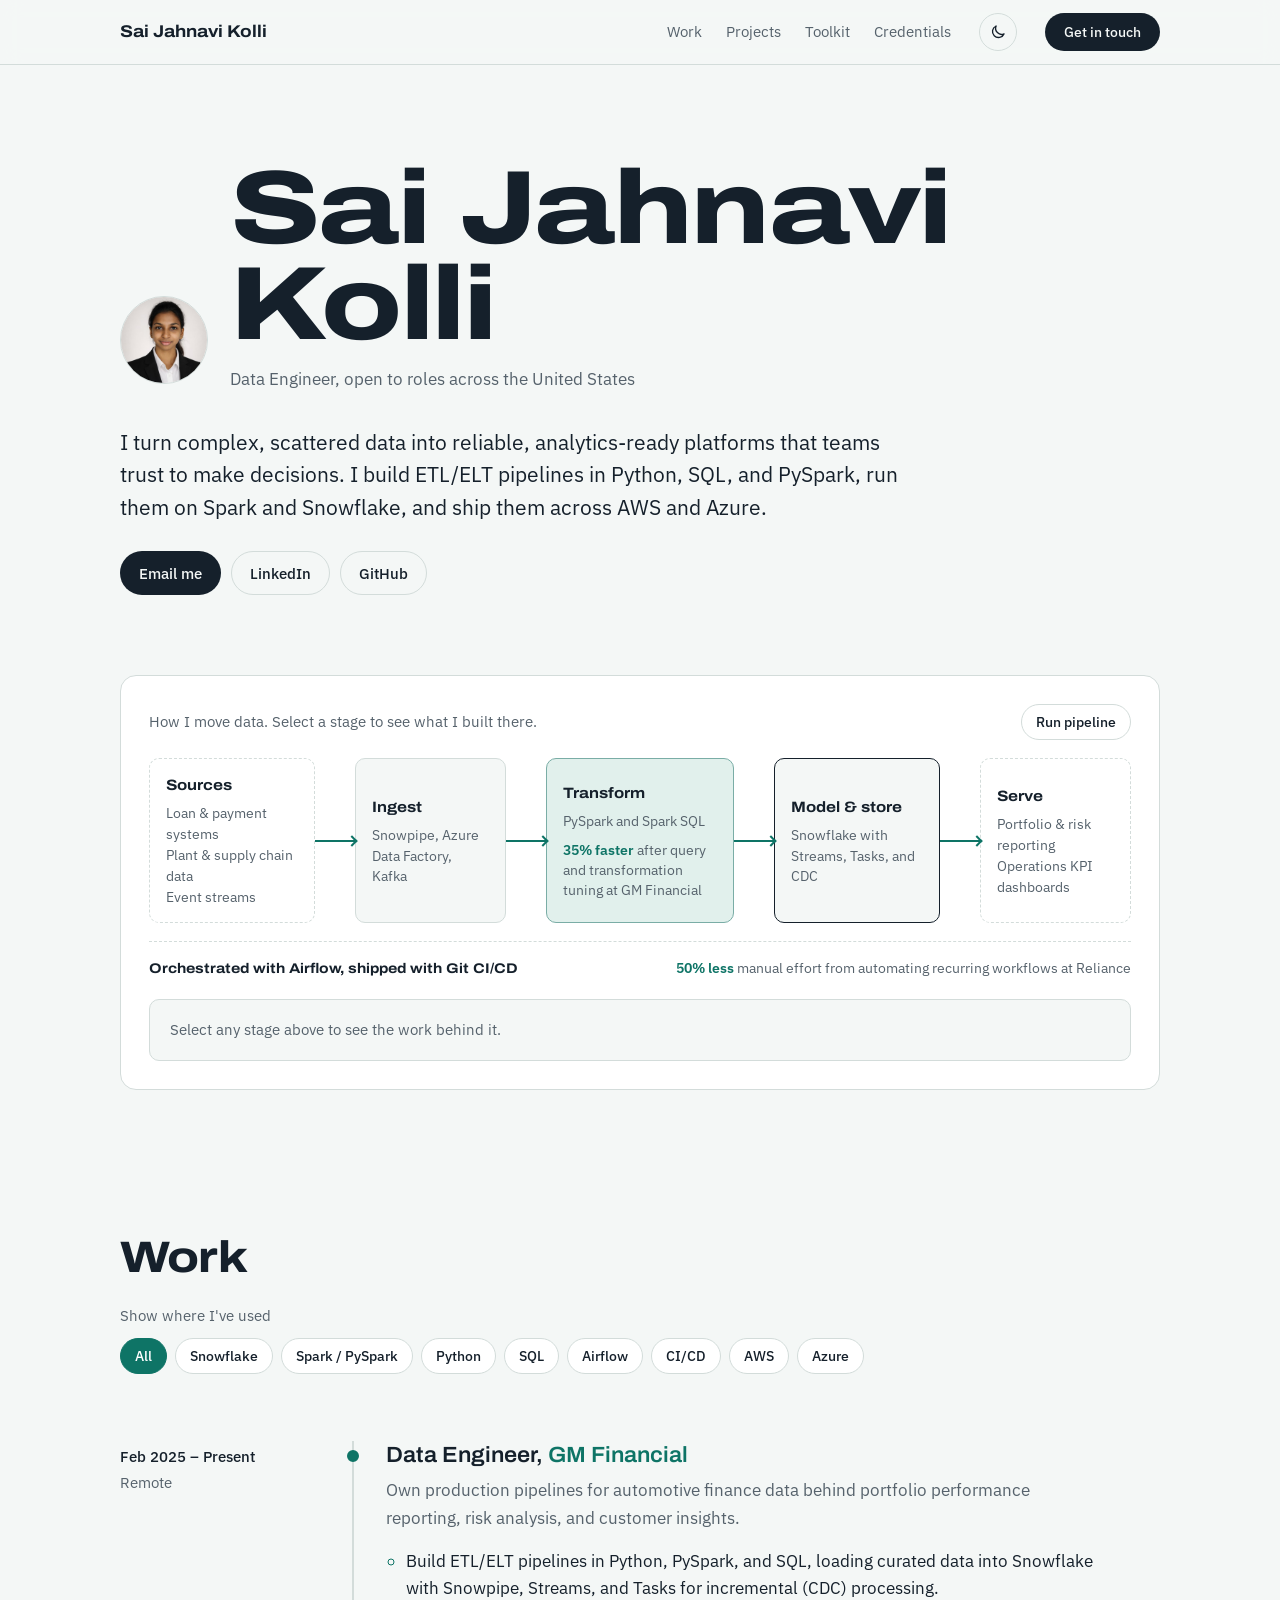
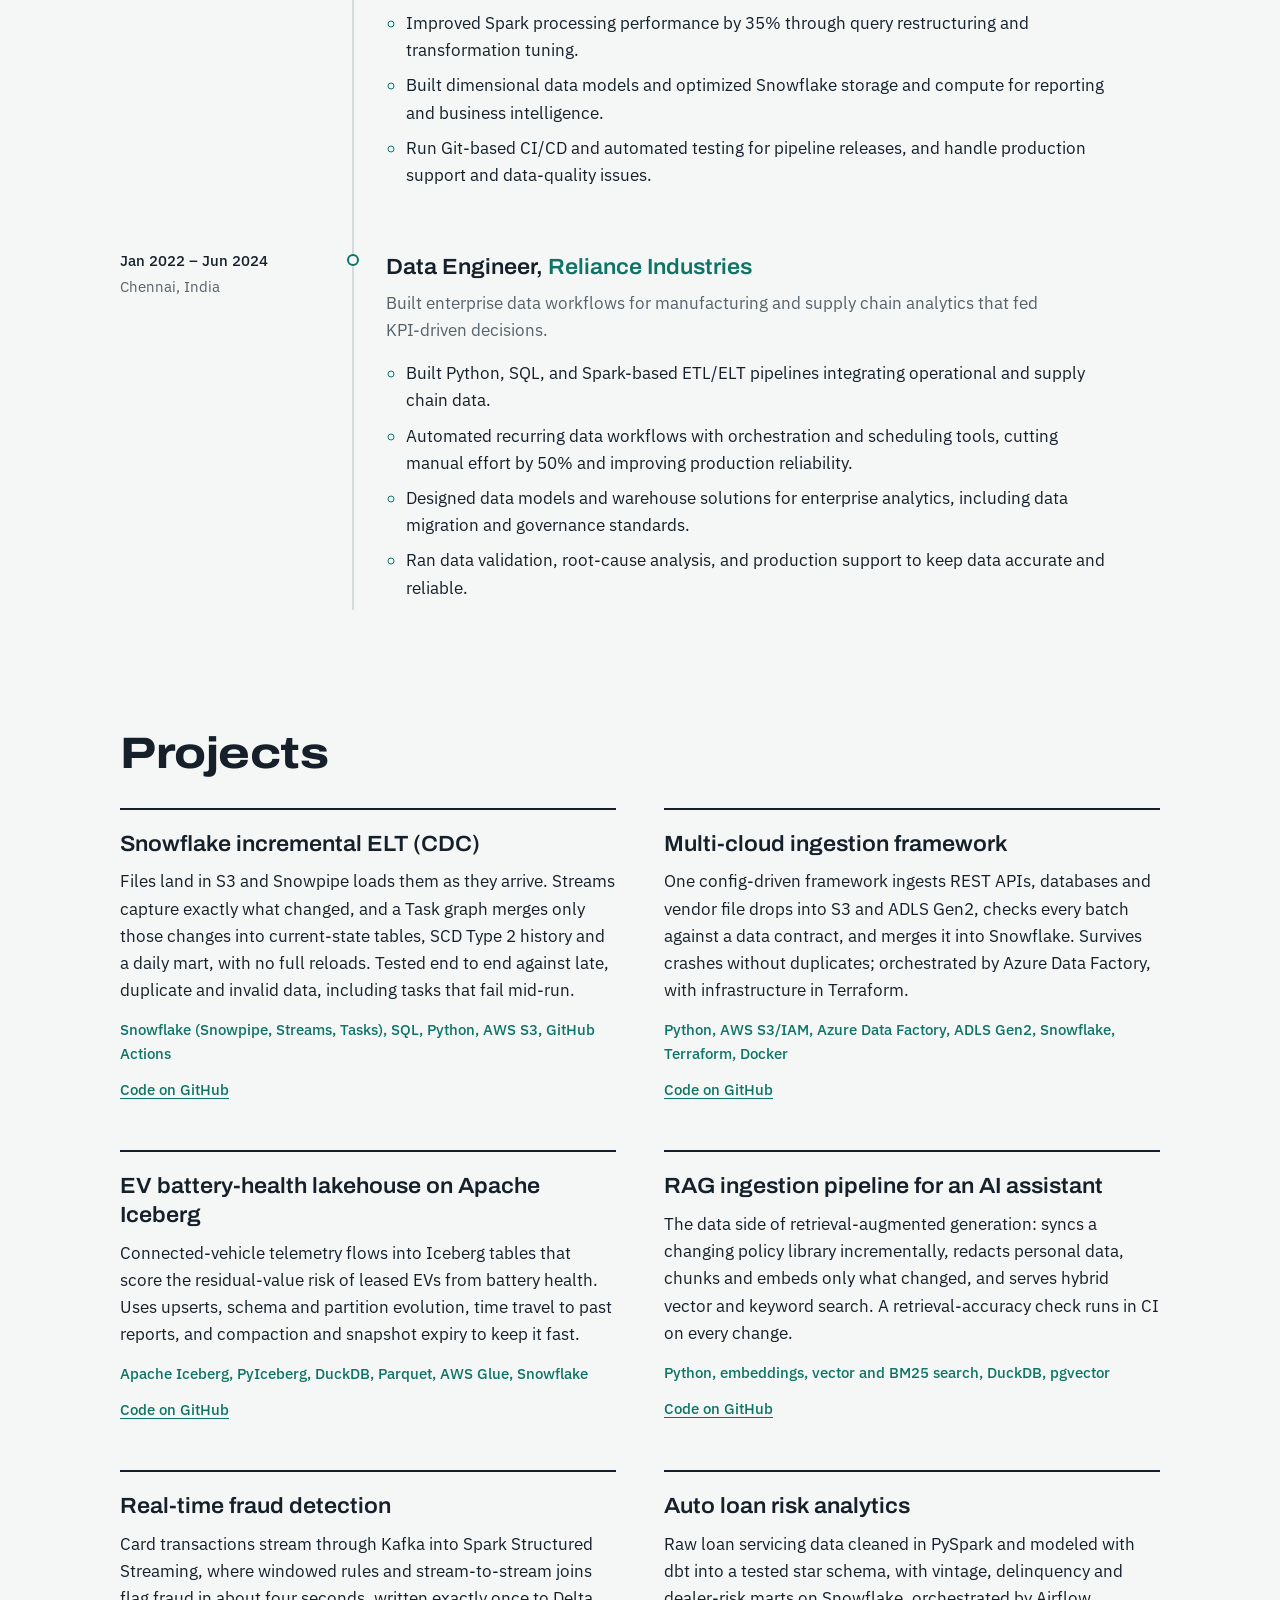
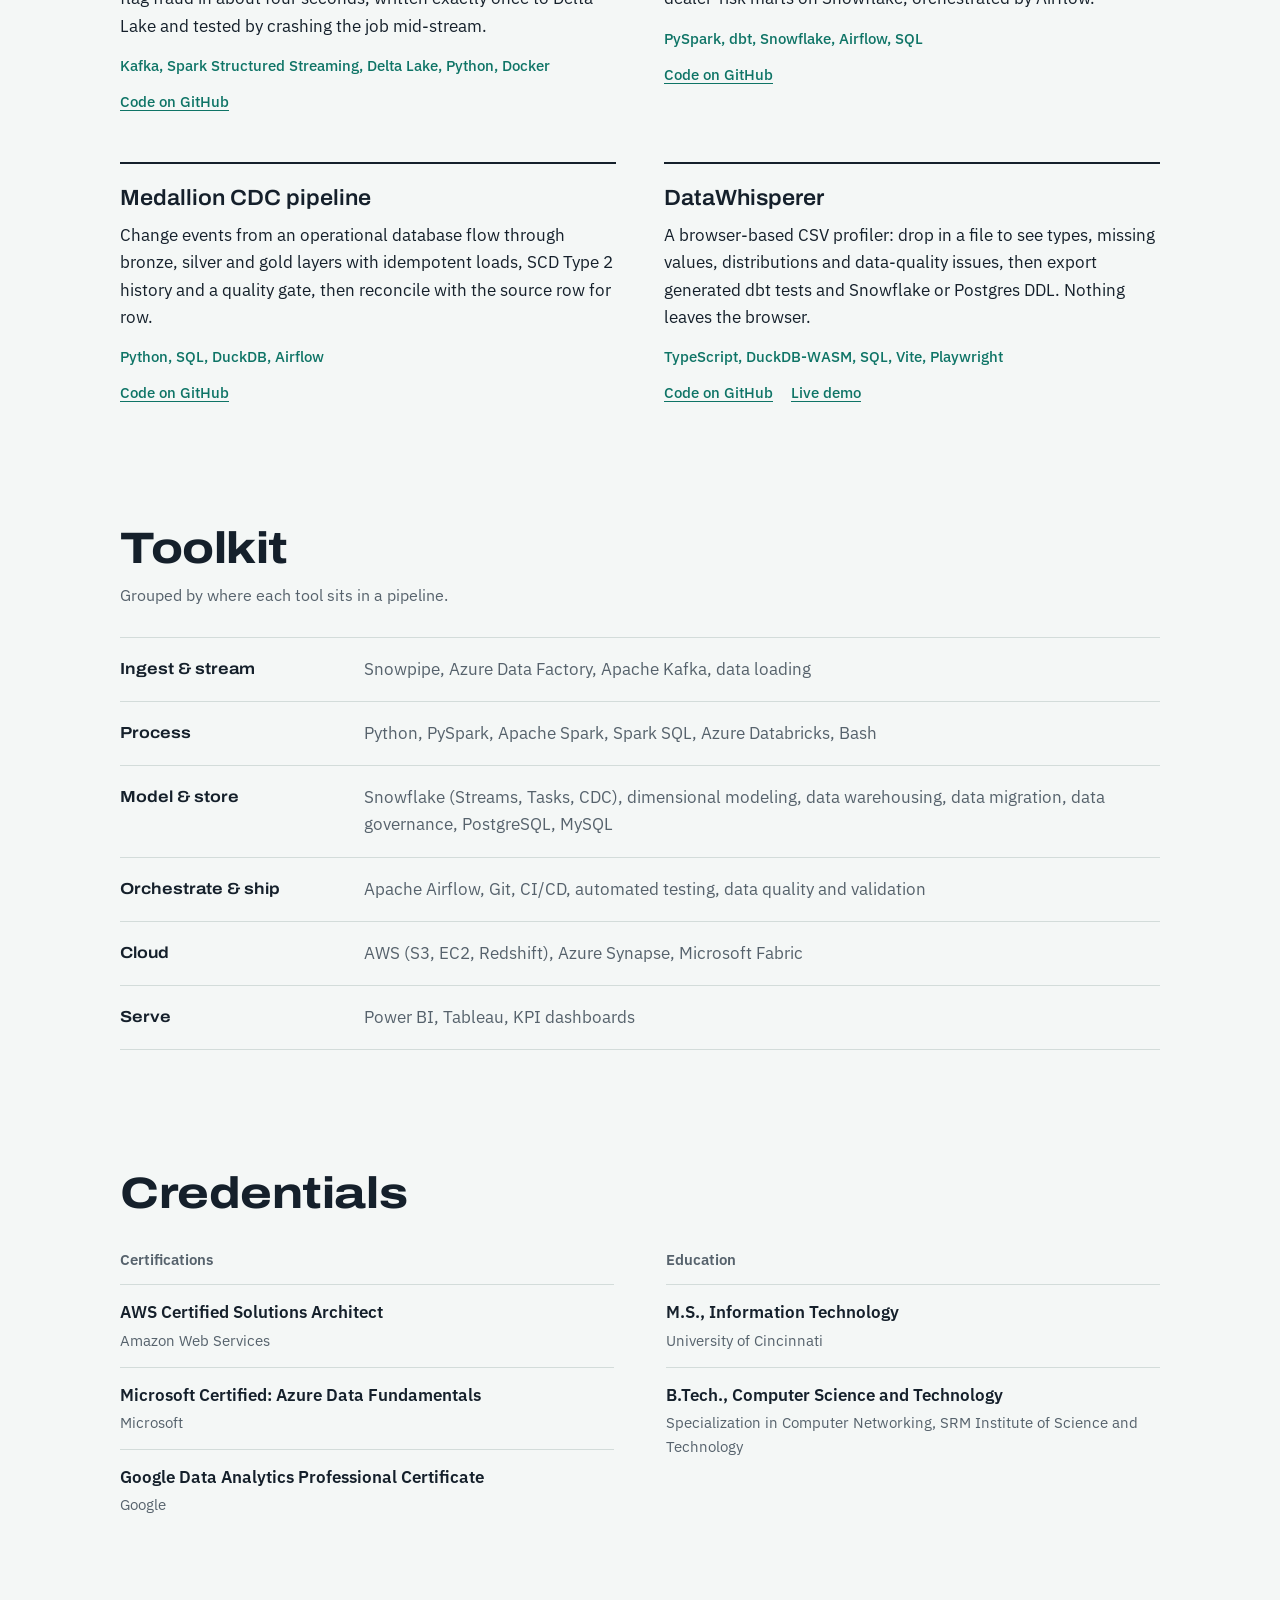
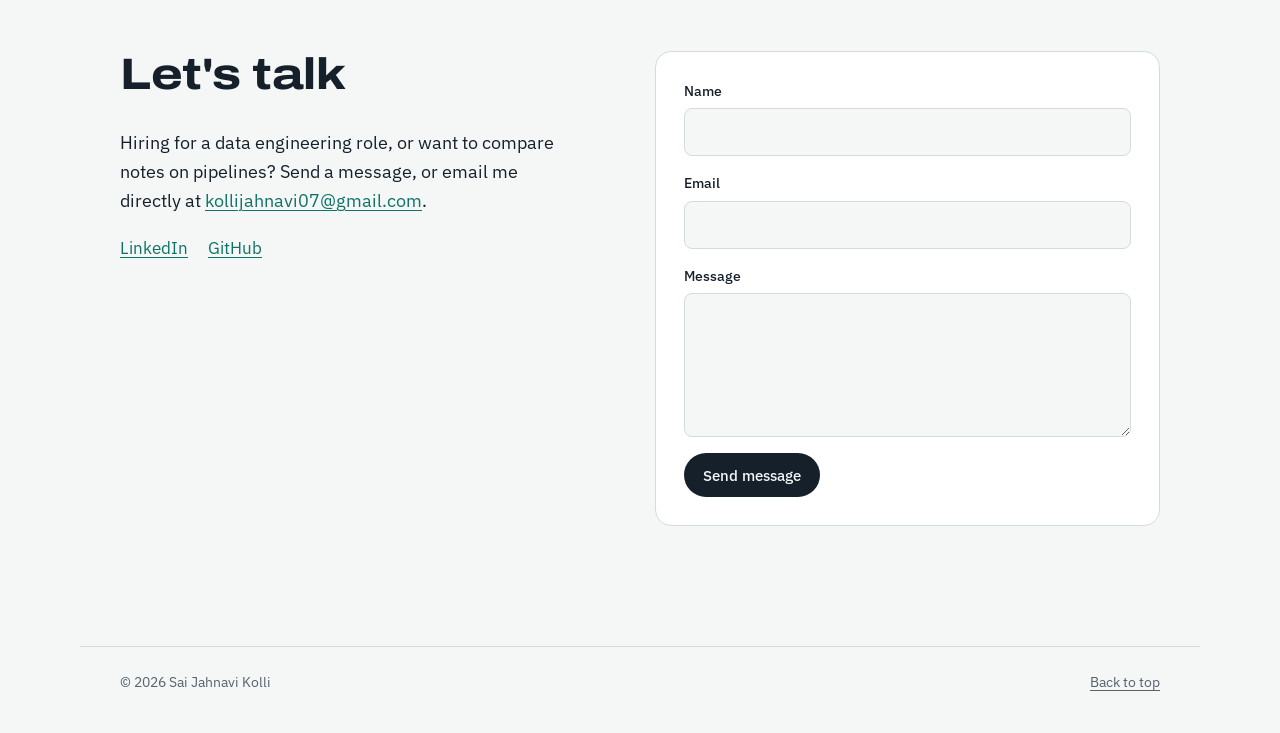
<file: index.html>
<!doctype html>
<html lang="en">
<head>
  <meta charset="utf-8" />
  <meta name="viewport" content="width=device-width,initial-scale=1" />
  <title>Sai Jahnavi Kolli | Data Engineer</title>
  <meta name="description" content="Sai Jahnavi Kolli - Data Engineer building scalable ETL/ELT pipelines and cloud data platforms with Snowflake, Python, SQL, PySpark, Spark, AWS, and Azure.">
  <meta name="color-scheme" content="light dark">
  <meta property="og:title" content="Sai Jahnavi Kolli | Data Engineer" />
  <meta property="og:description" content="Data Engineer building reliable, analytics-ready data platforms with Snowflake, PySpark, Airflow, AWS, and Azure." />
  <meta property="og:url" content="https://saijahnavikolli.com/" />
  <meta property="og:image" content="https://saijahnavikolli.com/profile.jpg" />
  <meta property="og:type" content="website" />

  <link rel="preconnect" href="https://fonts.googleapis.com">
  <link rel="preconnect" href="https://fonts.gstatic.com" crossorigin>
  <link href="https://fonts.googleapis.com/css2?family=Archivo:wdth,wght@62..125,400..800&family=IBM+Plex+Sans:ital,wght@0,400;0,500;0,600;1,400&display=swap" rel="stylesheet">

  <link rel="stylesheet" href="styles.css?v=4" />
  <script>
    try { var t = localStorage.getItem("theme"); if (t === "light" || t === "dark") document.documentElement.setAttribute("data-theme", t); } catch (e) {}
  </script>
</head>

<body>
  <a class="skip" href="#main">Skip to content</a>

  <header class="site-header">
    <div class="wrap header-inner">
      <a class="wordmark" href="#top">Sai Jahnavi Kolli</a>
      <nav class="site-nav" aria-label="Sections">
        <a href="#work">Work</a>
        <a href="#projects">Projects</a>
        <a href="#toolkit">Toolkit</a>
        <a href="#credentials">Credentials</a>
      </nav>
      <button class="theme-toggle" type="button" id="theme-toggle" aria-label="Switch to dark theme">
        <svg class="icon-moon" width="18" height="18" viewBox="0 0 24 24" fill="none" aria-hidden="true"><path d="M20 14.5A8 8 0 0 1 9.5 4a8 8 0 1 0 10.5 10.5z" stroke="currentColor" stroke-width="1.8" stroke-linejoin="round"/></svg>
        <svg class="icon-sun" width="18" height="18" viewBox="0 0 24 24" fill="none" aria-hidden="true"><circle cx="12" cy="12" r="4" stroke="currentColor" stroke-width="1.8"/><path d="M12 2v2.5M12 19.5V22M2 12h2.5M19.5 12H22M4.9 4.9l1.8 1.8M17.3 17.3l1.8 1.8M4.9 19.1l1.8-1.8M17.3 6.7l1.8-1.8" stroke="currentColor" stroke-width="1.8" stroke-linecap="round"/></svg>
      </button>
      <a class="btn btn-solid header-cta" href="#contact">Get in touch</a>
    </div>
  </header>

  <main id="main">
    <!-- HERO -->
    <section class="hero wrap" id="top">
      <div class="hero-intro">
        <img class="portrait" src="profile.jpg" alt="Sai Jahnavi Kolli" width="88" height="88" />
        <div>
          <h1 class="name">Sai Jahnavi<br>Kolli</h1>
          <p class="role">Data Engineer, open to roles across the United States</p>
        </div>
      </div>

      <p class="lede">
        I turn complex, scattered data into reliable, analytics-ready platforms that teams trust to make decisions.
        I build ETL/ELT pipelines in Python, SQL, and PySpark, run them on Spark and Snowflake, and ship them across AWS and Azure.
      </p>

      <div class="hero-actions">
        <a class="btn btn-solid" href="mailto:kollijahnavi07@gmail.com">Email me</a>
        <a class="btn btn-line" href="https://linkedin.com/in/kolli-sai-jahnavi" target="_blank" rel="noreferrer">LinkedIn</a>
        <a class="btn btn-line" href="https://github.com/Kolli-Jahnavi-07" target="_blank" rel="noreferrer">GitHub</a>
      </div>

      <!-- LINEAGE: the signature element -->
      <figure class="lineage" aria-labelledby="lineage-caption">
        <div class="lineage-head">
          <figcaption id="lineage-caption">How I move data. Select a stage to see what I built there.</figcaption>
          <button class="btn btn-line btn-small" type="button" id="run-pipeline">Run pipeline</button>
        </div>

        <div class="lineage-flow" role="group" aria-label="Pipeline stages">
          <button class="stage stage-sources" type="button" data-stage="sources" aria-controls="stage-detail" aria-pressed="false">
            <span class="stage-name">Sources</span>
            <span class="stage-list">
              <span>Loan &amp; payment systems</span>
              <span>Plant &amp; supply chain data</span>
              <span>Event streams</span>
            </span>
          </button>

          <div class="edge" style="--i:0" aria-hidden="true"></div>

          <button class="stage" type="button" data-stage="ingest" aria-controls="stage-detail" aria-pressed="false">
            <span class="stage-name">Ingest</span>
            <span class="stage-tools">Snowpipe, Azure Data Factory, Kafka</span>
          </button>

          <div class="edge" style="--i:1" aria-hidden="true"></div>

          <button class="stage stage-marked" type="button" data-stage="transform" aria-controls="stage-detail" aria-pressed="false">
            <span class="stage-name">Transform</span>
            <span class="stage-tools">PySpark and Spark SQL</span>
            <span class="stage-result"><strong>35% faster</strong> after query and transformation tuning at GM Financial</span>
          </button>

          <div class="edge" style="--i:2" aria-hidden="true"></div>

          <button class="stage stage-store" type="button" data-stage="store" aria-controls="stage-detail" aria-pressed="false">
            <span class="stage-name">Model &amp; store</span>
            <span class="stage-tools">Snowflake with Streams, Tasks, and CDC</span>
          </button>

          <div class="edge" style="--i:3" aria-hidden="true"></div>

          <button class="stage stage-serve" type="button" data-stage="serve" aria-controls="stage-detail" aria-pressed="false">
            <span class="stage-name">Serve</span>
            <span class="stage-list">
              <span>Portfolio &amp; risk reporting</span>
              <span>Operations KPI dashboards</span>
            </span>
          </button>
        </div>

        <button class="orchestration" type="button" data-stage="orchestrate" aria-controls="stage-detail" aria-pressed="false">
          <span class="stage-name">Orchestrated with Airflow, shipped with Git CI/CD</span>
          <span class="stage-result"><strong>50% less</strong> manual effort from automating recurring workflows at Reliance</span>
        </button>

        <div class="stage-detail" id="stage-detail" aria-live="polite">
          <p class="detail-empty">Select any stage above to see the work behind it.</p>
        </div>
      </figure>
    </section>

    <!-- WORK -->
    <section class="section wrap" id="work" aria-labelledby="work-title">
      <h2 class="section-title" id="work-title">Work</h2>

      <div class="tool-filter" role="group" aria-labelledby="filter-label">
        <span class="filter-label" id="filter-label">Show where I've used</span>
        <div class="chips">
          <button class="chip" type="button" data-filter="all" aria-pressed="true">All</button>
          <button class="chip" type="button" data-filter="snowflake" aria-pressed="false">Snowflake</button>
          <button class="chip" type="button" data-filter="spark" aria-pressed="false">Spark / PySpark</button>
          <button class="chip" type="button" data-filter="python" aria-pressed="false">Python</button>
          <button class="chip" type="button" data-filter="sql" aria-pressed="false">SQL</button>
          <button class="chip" type="button" data-filter="airflow" aria-pressed="false">Airflow</button>
          <button class="chip" type="button" data-filter="cicd" aria-pressed="false">CI/CD</button>
          <button class="chip" type="button" data-filter="aws" aria-pressed="false">AWS</button>
          <button class="chip" type="button" data-filter="azure" aria-pressed="false">Azure</button>
        </div>
        <p class="filter-status" id="filter-status" aria-live="polite"></p>
      </div>

      <ol class="timeline">
        <li class="job">
          <div class="job-when">
            <span>Feb 2025 – Present</span>
            <span class="job-where">Remote</span>
          </div>
          <div class="job-body">
            <h3>Data Engineer, <span class="org">GM Financial</span></h3>
            <p class="job-summary">Own production pipelines for automotive finance data behind portfolio performance reporting, risk analysis, and customer insights.</p>
            <ul>
              <li data-tools="python sql spark snowflake">Build ETL/ELT pipelines in Python, PySpark, and SQL, loading curated data into Snowflake with Snowpipe, Streams, and Tasks for incremental (CDC) processing.</li>
              <li data-tools="spark">Improved Spark processing performance by 35% through query restructuring and transformation tuning.</li>
              <li data-tools="snowflake">Built dimensional data models and optimized Snowflake storage and compute for reporting and business intelligence.</li>
              <li data-tools="cicd">Run Git-based CI/CD and automated testing for pipeline releases, and handle production support and data-quality issues.</li>
            </ul>
          </div>
        </li>

        <li class="job">
          <div class="job-when">
            <span>Jan 2022 – Jun 2024</span>
            <span class="job-where">Chennai, India</span>
          </div>
          <div class="job-body">
            <h3>Data Engineer, <span class="org">Reliance Industries</span></h3>
            <p class="job-summary">Built enterprise data workflows for manufacturing and supply chain analytics that fed KPI-driven decisions.</p>
            <ul>
              <li data-tools="python sql spark">Built Python, SQL, and Spark-based ETL/ELT pipelines integrating operational and supply chain data.</li>
              <li data-tools="airflow">Automated recurring data workflows with orchestration and scheduling tools, cutting manual effort by 50% and improving production reliability.</li>
              <li data-tools="">Designed data models and warehouse solutions for enterprise analytics, including data migration and governance standards.</li>
              <li data-tools="">Ran data validation, root-cause analysis, and production support to keep data accurate and reliable.</li>
            </ul>
          </div>
        </li>
      </ol>
    </section>

    <!-- PROJECTS -->
    <section class="section wrap" id="projects" aria-labelledby="projects-title">
      <h2 class="section-title" id="projects-title">Projects</h2>

      <div class="projects">
        <article class="project" data-tools="snowflake sql python aws cicd">
          <h3>Snowflake incremental ELT (CDC)</h3>
          <p>Files land in S3 and Snowpipe loads them as they arrive. Streams capture exactly what changed, and a Task graph merges only those changes into current-state tables, SCD Type 2 history and a daily mart, with no full reloads. Tested end to end against late, duplicate and invalid data, including tasks that fail mid-run.</p>
          <p class="stack">Snowflake (Snowpipe, Streams, Tasks), SQL, Python, AWS S3, GitHub Actions</p>
          <p class="project-links">
            <a href="https://github.com/Kolli-Jahnavi-07/snowflake-incremental-elt" target="_blank" rel="noreferrer">Code on GitHub</a>
          </p>
        </article>

        <article class="project" data-tools="python aws azure snowflake cicd">
          <h3>Multi-cloud ingestion framework</h3>
          <p>One config-driven framework ingests REST APIs, databases and vendor file drops into S3 and ADLS Gen2, checks every batch against a data contract, and merges it into Snowflake. Survives crashes without duplicates; orchestrated by Azure Data Factory, with infrastructure in Terraform.</p>
          <p class="stack">Python, AWS S3/IAM, Azure Data Factory, ADLS Gen2, Snowflake, Terraform, Docker</p>
          <p class="project-links">
            <a href="https://github.com/Kolli-Jahnavi-07/multicloud-ingestion-framework" target="_blank" rel="noreferrer">Code on GitHub</a>
          </p>
        </article>

        <article class="project" data-tools="python sql aws snowflake">
          <h3>EV battery-health lakehouse on Apache Iceberg</h3>
          <p>Connected-vehicle telemetry flows into Iceberg tables that score the residual-value risk of leased EVs from battery health. Uses upserts, schema and partition evolution, time travel to past reports, and compaction and snapshot expiry to keep it fast.</p>
          <p class="stack">Apache Iceberg, PyIceberg, DuckDB, Parquet, AWS Glue, Snowflake</p>
          <p class="project-links">
            <a href="https://github.com/Kolli-Jahnavi-07/iceberg-lakehouse" target="_blank" rel="noreferrer">Code on GitHub</a>
          </p>
        </article>

        <article class="project" data-tools="python sql cicd">
          <h3>RAG ingestion pipeline for an AI assistant</h3>
          <p>The data side of retrieval-augmented generation: syncs a changing policy library incrementally, redacts personal data, chunks and embeds only what changed, and serves hybrid vector and keyword search. A retrieval-accuracy check runs in CI on every change.</p>
          <p class="stack">Python, embeddings, vector and BM25 search, DuckDB, pgvector</p>
          <p class="project-links">
            <a href="https://github.com/Kolli-Jahnavi-07/rag-ingestion-pipeline" target="_blank" rel="noreferrer">Code on GitHub</a>
          </p>
        </article>

        <article class="project" data-tools="python spark">
          <h3>Real-time fraud detection</h3>
          <p>Card transactions stream through Kafka into Spark Structured Streaming, where windowed rules and stream-to-stream joins flag fraud in about four seconds, written exactly once to Delta Lake and tested by crashing the job mid-stream.</p>
          <p class="stack">Kafka, Spark Structured Streaming, Delta Lake, Python, Docker</p>
          <p class="project-links">
            <a href="https://github.com/Kolli-Jahnavi-07/realtime-fraud-streaming" target="_blank" rel="noreferrer">Code on GitHub</a>
          </p>
        </article>

        <article class="project" data-tools="python sql spark snowflake airflow">
          <h3>Auto loan risk analytics</h3>
          <p>Raw loan servicing data cleaned in PySpark and modeled with dbt into a tested star schema, with vintage, delinquency and dealer-risk marts on Snowflake, orchestrated by Airflow.</p>
          <p class="stack">PySpark, dbt, Snowflake, Airflow, SQL</p>
          <p class="project-links">
            <a href="https://github.com/Kolli-Jahnavi-07/automotive-loan-risk-analytics" target="_blank" rel="noreferrer">Code on GitHub</a>
          </p>
        </article>

        <article class="project" data-tools="python sql airflow">
          <h3>Medallion CDC pipeline</h3>
          <p>Change events from an operational database flow through bronze, silver and gold layers with idempotent loads, SCD Type 2 history and a quality gate, then reconcile with the source row for row.</p>
          <p class="stack">Python, SQL, DuckDB, Airflow</p>
          <p class="project-links">
            <a href="https://github.com/Kolli-Jahnavi-07/de-medallion-pipeline" target="_blank" rel="noreferrer">Code on GitHub</a>
          </p>
        </article>

        <article class="project" data-tools="sql">
          <h3>DataWhisperer</h3>
          <p>A browser-based CSV profiler: drop in a file to see types, missing values, distributions and data-quality issues, then export generated dbt tests and Snowflake or Postgres DDL. Nothing leaves the browser.</p>
          <p class="stack">TypeScript, DuckDB-WASM, SQL, Vite, Playwright</p>
          <p class="project-links">
            <a href="https://github.com/Kolli-Jahnavi-07/DataWhisperer" target="_blank" rel="noreferrer">Code on GitHub</a>
            <a href="https://kolli-jahnavi-07.github.io/DataWhisperer/" target="_blank" rel="noreferrer">Live demo</a>
          </p>
        </article>
      </div>
    </section>

    <!-- TOOLKIT -->
    <section class="section wrap" id="toolkit" aria-labelledby="toolkit-title">
      <h2 class="section-title" id="toolkit-title">Toolkit</h2>
      <p class="section-note">Grouped by where each tool sits in a pipeline.</p>

      <dl class="toolkit">
        <div class="layer">
          <dt>Ingest &amp; stream</dt>
          <dd>Snowpipe, Azure Data Factory, Apache Kafka, data loading</dd>
        </div>
        <div class="layer">
          <dt>Process</dt>
          <dd>Python, PySpark, Apache Spark, Spark SQL, Azure Databricks, Bash</dd>
        </div>
        <div class="layer">
          <dt>Model &amp; store</dt>
          <dd>Snowflake (Streams, Tasks, CDC), dimensional modeling, data warehousing, data migration, data governance, PostgreSQL, MySQL</dd>
        </div>
        <div class="layer">
          <dt>Orchestrate &amp; ship</dt>
          <dd>Apache Airflow, Git, CI/CD, automated testing, data quality and validation</dd>
        </div>
        <div class="layer">
          <dt>Cloud</dt>
          <dd>AWS (S3, EC2, Redshift), Azure Synapse, Microsoft Fabric</dd>
        </div>
        <div class="layer">
          <dt>Serve</dt>
          <dd>Power BI, Tableau, KPI dashboards</dd>
        </div>
      </dl>
    </section>

    <!-- CREDENTIALS -->
    <section class="section wrap" id="credentials" aria-labelledby="credentials-title">
      <h2 class="section-title" id="credentials-title">Credentials</h2>

      <div class="credentials">
        <div>
          <h3 class="cred-heading">Certifications</h3>
          <ul class="cred-list">
            <li><strong>AWS Certified Solutions Architect</strong><span>Amazon Web Services</span></li>
            <li><strong>Microsoft Certified: Azure Data Fundamentals</strong><span>Microsoft</span></li>
            <li><strong>Google Data Analytics Professional Certificate</strong><span>Google</span></li>
          </ul>
        </div>
        <div>
          <h3 class="cred-heading">Education</h3>
          <ul class="cred-list">
            <li><strong>M.S., Information Technology</strong><span>University of Cincinnati</span></li>
            <li><strong>B.Tech., Computer Science and Technology</strong><span>Specialization in Computer Networking, SRM Institute of Science and Technology</span></li>
          </ul>
        </div>
      </div>
    </section>

    <!-- CONTACT -->
    <section class="section contact wrap" id="contact" aria-labelledby="contact-title">
      <div class="contact-copy">
        <h2 class="section-title" id="contact-title">Let's talk</h2>
        <p>Hiring for a data engineering role, or want to compare notes on pipelines? Send a message, or email me directly at
          <a href="mailto:kollijahnavi07@gmail.com">kollijahnavi07@gmail.com</a>.</p>
        <ul class="contact-links">
          <li><a href="https://linkedin.com/in/kolli-sai-jahnavi" target="_blank" rel="noreferrer">LinkedIn</a></li>
          <li><a href="https://github.com/Kolli-Jahnavi-07" target="_blank" rel="noreferrer">GitHub</a></li>
        </ul>
      </div>

      <form class="form" action="https://formspree.io/f/xdawzerl" method="POST">
        <input type="hidden" name="_subject" value="New message from saijahnavikolli.com">
        <input type="hidden" name="_next" value="https://saijahnavikolli.com/thankyou.html">
        <input type="text" name="_gotcha" class="honeypot" tabindex="-1" autocomplete="off" aria-hidden="true">

        <label class="field">
          <span>Name</span>
          <input type="text" name="name" autocomplete="name" required />
        </label>
        <label class="field">
          <span>Email</span>
          <input type="email" name="email" autocomplete="email" required />
        </label>
        <label class="field">
          <span>Message</span>
          <textarea name="message" rows="5" required></textarea>
        </label>
        <button class="btn btn-solid" type="submit">Send message</button>
      </form>
    </section>
  </main>

  <footer class="site-footer wrap">
    <span>© <span id="year">2026</span> Sai Jahnavi Kolli</span>
    <a href="#top">Back to top</a>
  </footer>

  <script src="script.js?v=4"></script>
</body>
</html>
</file>
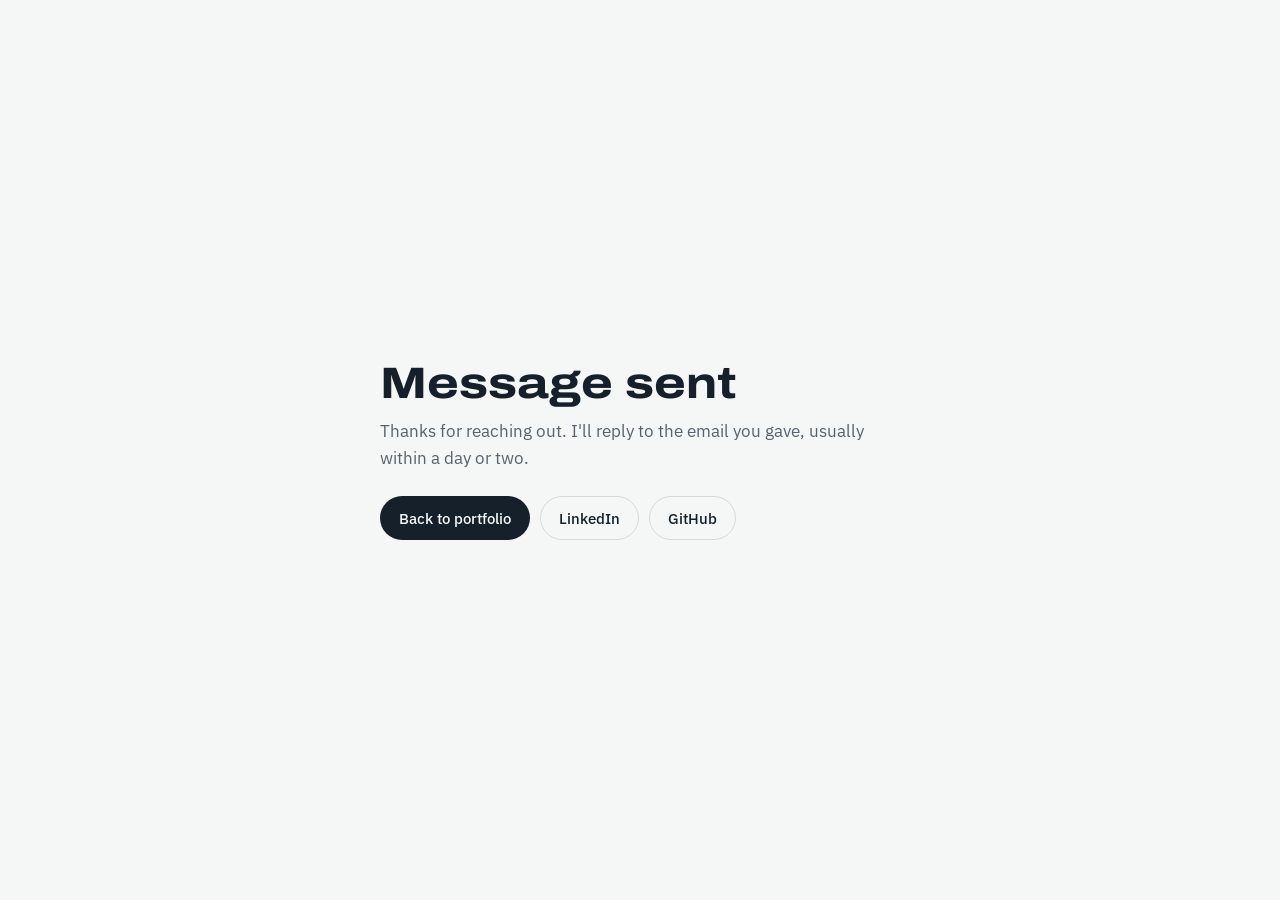
<file: thankyou.html>
<!doctype html>
<html lang="en">
<head>
  <meta charset="utf-8" />
  <meta name="viewport" content="width=device-width,initial-scale=1" />
  <title>Message sent | Sai Jahnavi Kolli</title>
  <meta name="robots" content="noindex" />
  <meta name="color-scheme" content="light dark">
  <link rel="preconnect" href="https://fonts.googleapis.com">
  <link rel="preconnect" href="https://fonts.gstatic.com" crossorigin>
  <link href="https://fonts.googleapis.com/css2?family=Archivo:wdth,wght@62..125,400..800&family=IBM+Plex+Sans:wght@400;500;600&display=swap" rel="stylesheet">
  <link rel="stylesheet" href="styles.css?v=4" />
</head>
<body>
  <main class="thanks">
    <div class="thanks-card">
      <h1>Message sent</h1>
      <p>Thanks for reaching out. I'll reply to the email you gave, usually within a day or two.</p>
      <div class="hero-actions">
        <a class="btn btn-solid" href="/">Back to portfolio</a>
        <a class="btn btn-line" href="https://linkedin.com/in/kolli-sai-jahnavi" target="_blank" rel="noreferrer">LinkedIn</a>
        <a class="btn btn-line" href="https://github.com/Kolli-Jahnavi-07" target="_blank" rel="noreferrer">GitHub</a>
      </div>
    </div>
  </main>
</body>
</html>
</file>
<file: styles.css>
/* ============================================================
   Sai Jahnavi Kolli — portfolio
   Concept: the page is a data pipeline. One signature element
   (the lineage), everything else quiet and orderly.
   ============================================================ */

:root{
  /* palette — light */
  --paper:   #F4F7F6;   /* cool paper */
  --surface: #FFFFFF;
  --ink:     #15202B;   /* ink navy */
  --muted:   #56626C;
  --line:    #D3DCDA;
  --flow:    #0E7466;   /* deep teal: data in motion */
  --flow-soft: #E1F0EC;
  --signal:  #E09B1A;   /* amber: the moving record only */

  --font-display: "Archivo", "Helvetica Neue", Arial, sans-serif;
  --font-body: "IBM Plex Sans", "Segoe UI", Roboto, Arial, sans-serif;

  --wrap: 1120px;
  --radius: 10px;
  --gutter: clamp(16px, 4vw, 40px);

  color-scheme: light dark;
}

@media (prefers-color-scheme: dark){
  :root:not([data-theme="light"]){
    --paper:   #0F171E;
    --surface: #16212A;
    --ink:     #E5ECEA;
    --muted:   #97A6AD;
    --line:    #283742;
    --flow:    #45BBA8;
    --flow-soft: #15302C;
    --signal:  #F2B544;
  }
}
:root[data-theme="dark"]{
  --paper:   #0F171E;
  --surface: #16212A;
  --ink:     #E5ECEA;
  --muted:   #97A6AD;
  --line:    #283742;
  --flow:    #45BBA8;
  --flow-soft: #15302C;
  --signal:  #F2B544;
}

/* ---------- base ---------- */
*,
*::before,
*::after{ box-sizing: border-box; }

html{ scroll-behavior: smooth; scroll-padding-top: 84px; }
@media (prefers-reduced-motion: reduce){ html{ scroll-behavior: auto; } }

body{
  margin: 0;
  background: var(--paper);
  color: var(--ink);
  font-family: var(--font-body);
  font-size: 17px;
  line-height: 1.6;
  -webkit-font-smoothing: antialiased;
  text-rendering: optimizeLegibility;
}

img{ max-width: 100%; display: block; }

a{ color: var(--flow); text-decoration-thickness: 1px; text-underline-offset: 3px; }
a:hover{ text-decoration-thickness: 2px; }

:focus-visible{
  outline: 2px solid var(--flow);
  outline-offset: 3px;
  border-radius: 4px;
}

.wrap{
  max-width: var(--wrap);
  margin: 0 auto;
  padding-left: var(--gutter);
  padding-right: var(--gutter);
}

.skip{
  position: absolute; left: 12px; top: -48px;
  background: var(--ink); color: var(--paper);
  padding: 8px 12px; border-radius: 6px; z-index: 100;
}
.skip:focus{ top: 12px; }

/* ---------- buttons ---------- */
.btn{
  display: inline-flex; align-items: center; justify-content: center;
  min-height: 44px; padding: 0 18px;
  border-radius: 999px;
  font: 500 15px/1 var(--font-body);
  text-decoration: none;
  border: 1px solid transparent;
  cursor: pointer;
  transition: background-color .15s ease, color .15s ease, border-color .15s ease;
}
.btn-solid{ background: var(--ink); color: var(--paper); }
.btn-solid:hover{ background: var(--flow); }
.btn-line{ border-color: var(--line); color: var(--ink); background: transparent; }
.btn-line:hover{ border-color: var(--ink); }

/* ---------- header ---------- */
.site-header{
  position: sticky; top: 0; z-index: 50;
  background: color-mix(in srgb, var(--paper) 88%, transparent);
  backdrop-filter: blur(10px);
  -webkit-backdrop-filter: blur(10px);
  border-bottom: 1px solid var(--line);
}
.header-inner{
  display: flex; align-items: center; gap: 28px;
  min-height: 64px;
}
.wordmark{
  font-family: var(--font-display);
  font-stretch: 112%;
  font-weight: 700;
  font-size: 17px;
  color: var(--ink);
  text-decoration: none;
  margin-right: auto;
}
.site-nav{ display: flex; gap: 24px; }
.site-nav a{
  color: var(--muted);
  text-decoration: none;
  font-size: 15px;
}
.site-nav a:hover{ color: var(--ink); }
.header-cta{ min-height: 38px; font-size: 14px; }

@media (max-width: 760px){
  .site-nav{ display: none; }
}

/* ---------- hero ---------- */
.hero{ padding-top: clamp(48px, 8vw, 96px); padding-bottom: 24px; }

.hero-intro{
  display: flex; align-items: flex-end; gap: 22px;
}
.portrait{
  width: 88px; height: 88px;
  border-radius: 50%;
  object-fit: cover;
  border: 1px solid var(--line);
  flex: 0 0 auto;
  margin-bottom: 10px;
}
.name{
  margin: 0;
  font-family: var(--font-display);
  font-stretch: 125%;
  font-weight: 800;
  font-size: clamp(44px, 8.4vw, 104px);
  line-height: .92;
  letter-spacing: -0.015em;
}
.role{
  margin: 14px 0 0;
  color: var(--muted);
  font-size: 17px;
}

.lede{
  max-width: 62ch;
  margin: 32px 0 0;
  font-size: clamp(18px, 2vw, 21px);
  line-height: 1.55;
}

.hero-actions{
  display: flex; flex-wrap: wrap; gap: 10px;
  margin-top: 28px;
}

@media (max-width: 560px){
  .hero-intro{ flex-direction: column; align-items: flex-start; gap: 16px; }
  .portrait{ width: 72px; height: 72px; margin: 0; }
}

/* ---------- lineage (signature) ---------- */
.lineage{
  margin: clamp(48px, 7vw, 80px) 0 0;
  padding: clamp(18px, 3vw, 28px);
  background: var(--surface);
  border: 1px solid var(--line);
  border-radius: 16px;
}

.lineage-flow{
  display: grid;
  grid-template-columns: 1.1fr 40px 1fr 40px 1.25fr 40px 1.1fr 40px 1fr;
  align-items: center;
}

.stage{
  align-self: stretch;
  display: flex; flex-direction: column; justify-content: center;
  padding: 14px 16px;
  border: 1px solid var(--line);
  border-radius: var(--radius);
  background: var(--paper);
}
.stage-name{
  display: block;
  font-family: var(--font-display);
  font-stretch: 112%;
  font-weight: 700;
  font-size: 15px;
  color: var(--ink);
}
.stage-tools{
  margin: 6px 0 0;
  font-size: 14px;
  line-height: 1.45;
  color: var(--muted);
}
.stage ul{
  list-style: none; margin: 6px 0 0; padding: 0;
  font-size: 14px; line-height: 1.5; color: var(--muted);
}
.stage-result{
  display: block;
  margin: 10px 0 0;
  font-size: 13.5px;
  line-height: 1.45;
  color: var(--muted);
}
.stage-result strong{ color: var(--flow); font-weight: 600; }

/* endpoints read as open ends, not boxes */
.stage-sources,
.stage-serve{
  background: transparent;
  border-style: dashed;
}
/* the warehouse is the heart of the system */
.stage-store{
  border-color: var(--ink);
  border-width: 1.5px;
}
.stage-marked{
  background: var(--flow-soft);
  border-color: color-mix(in srgb, var(--flow) 45%, var(--line));
}

/* edges */
.edge{
  position: relative;
  height: 2px;
  background: var(--line);
}
.edge::before{ /* arrowhead */
  content: "";
  position: absolute; right: -1px; top: 50%;
  width: 8px; height: 8px;
  border-top: 2px solid var(--line);
  border-right: 2px solid var(--line);
  transform: translateY(-50%) rotate(45deg);
}
.edge::after{ /* the record */
  content: "";
  position: absolute; left: 0; top: 50%;
  width: 10px; height: 10px;
  margin-top: -5px;
  border-radius: 50%;
  background: var(--signal);
  opacity: 0;
}

.lineage.is-running .edge{
  animation: edge-lit .6s ease-out forwards;
  animation-delay: calc(var(--i) * .7s + .3s);
}
.lineage.is-running .edge::after{
  animation: record-x .7s ease-in-out forwards;
  animation-delay: calc(var(--i) * .7s + .3s);
}

@keyframes record-x{
  0%   { left: 0; opacity: 0; }
  15%  { opacity: 1; }
  85%  { opacity: 1; }
  100% { left: calc(100% - 10px); opacity: 0; }
}
.lineage.is-running .edge::before{
  animation: arrow-lit .6s ease-out forwards;
  animation-delay: calc(var(--i) * .7s + .3s);
}

@keyframes edge-lit{
  to { background: var(--flow); }
}
@keyframes arrow-lit{
  to { border-color: var(--flow); }
}

.orchestration{
  display: flex; flex-wrap: wrap; align-items: baseline;
  justify-content: space-between; gap: 6px 24px;
  margin-top: 18px;
  padding-top: 16px;
  border-top: 1px dashed var(--line);
}
.orchestration .stage-name{ font-size: 14px; }
.orchestration .stage-result{ margin: 0; }

@media (prefers-reduced-motion: reduce){
  .lineage.is-running .edge{ animation: none; background: var(--flow); }
  .lineage.is-running .edge::after{ animation: none; }
  .lineage.is-running .edge::before{ animation: none; border-color: var(--flow); }
}

/* vertical lineage on narrow screens */
@media (max-width: 860px){
  .lineage-flow{
    grid-template-columns: 1fr;
    justify-items: stretch;
  }
  .edge{
    justify-self: start;
    margin-left: 22px;
    width: 2px; height: 30px;
  }
  .edge::before{
    right: auto; top: auto; bottom: -1px; left: 50%;
    transform: translateX(-50%) rotate(135deg);
  }
  .edge::after{
    left: 50%; top: 0;
    margin: 0 0 0 -5px;
  }
  .lineage.is-running .edge::after{ animation-name: record-y; }
  @keyframes record-y{
    0%   { top: 0; opacity: 0; }
    15%  { opacity: 1; }
    85%  { opacity: 1; }
    100% { top: calc(100% - 10px); opacity: 0; }
  }
  .orchestration{ flex-direction: column; }
}

/* ---------- sections ---------- */
.section{ padding-top: clamp(72px, 10vw, 120px); }

.section-title{
  margin: 0 0 32px;
  font-family: var(--font-display);
  font-stretch: 118%;
  font-weight: 750;
  font-size: clamp(30px, 4.2vw, 44px);
  line-height: 1.05;
  letter-spacing: -0.01em;
}
.section-note{
  margin: -20px 0 28px;
  color: var(--muted);
  font-size: 16px;
}

/* ---------- work timeline ---------- */
.timeline{ list-style: none; margin: 0; padding: 0; }

.job{
  display: grid;
  grid-template-columns: 200px 1fr;
  gap: 32px;
}
.job + .job .job-body{ padding-top: 8px; }

.job-when{
  display: flex; flex-direction: column; gap: 2px;
  padding-top: 4px;
  font-size: 15px;
  font-weight: 500;
  font-variant-numeric: tabular-nums;
}
.job-where{ color: var(--muted); font-weight: 400; }

.job-body{
  position: relative;
  padding: 0 0 48px 32px;
  border-left: 2px solid var(--line);
}
.job-body::before{ /* node on the rail */
  content: "";
  position: absolute; left: -7px; top: 9px;
  width: 12px; height: 12px;
  border-radius: 50%;
  background: var(--paper);
  border: 2px solid var(--flow);
}
.job:first-child .job-body::before{ background: var(--flow); }
.job:last-child .job-body{ padding-bottom: 0; }

.job-body h3{
  margin: 0;
  font-family: var(--font-display);
  font-stretch: 105%;
  font-weight: 600;
  font-size: 22px;
  line-height: 1.3;
}
.org{ color: var(--flow); }
.job-summary{
  margin: 8px 0 0;
  max-width: 68ch;
  color: var(--muted);
}
.job-body ul{
  margin: 16px 0 0;
  padding-left: 20px;
  max-width: 72ch;
}
.job-body li{ margin: 8px 0; }
.job-body li::marker{ color: var(--flow); }

@media (max-width: 720px){
  .job{ grid-template-columns: 1fr; gap: 10px; }
  .job-when{ flex-direction: row; gap: 10px; flex-wrap: wrap; }
  .job-where::before{ content: "/ "; color: var(--line); }
}

/* ---------- projects ---------- */
.projects{
  display: grid;
  grid-template-columns: repeat(2, minmax(0, 1fr));
  gap: clamp(24px, 4vw, 48px);
}
.project{
  padding-top: 20px;
  border-top: 2px solid var(--ink);
}
.project h3{
  margin: 0 0 10px;
  font-family: var(--font-display);
  font-stretch: 105%;
  font-weight: 600;
  font-size: 22px;
  line-height: 1.3;
}
.project p{ margin: 0; max-width: 60ch; }
.project .stack{
  margin-top: 14px;
  font-size: 15px;
  color: var(--flow);
  font-weight: 500;
}
.project .project-links{
  margin-top: 12px;
  display: flex;
  flex-wrap: wrap;
  gap: 6px 18px;
  font-size: 15px;
  font-weight: 500;
}
@media (max-width: 760px){
  .projects{ grid-template-columns: 1fr; }
}

/* ---------- toolkit ---------- */
.toolkit{ margin: 0; }
.layer{
  display: grid;
  grid-template-columns: 220px 1fr;
  gap: 24px;
  padding: 18px 0;
  border-top: 1px solid var(--line);
}
.layer:last-child{ border-bottom: 1px solid var(--line); }
.layer dt{
  font-family: var(--font-display);
  font-stretch: 112%;
  font-weight: 650;
  font-size: 16px;
}
.layer dd{ margin: 0; color: var(--muted); }
@media (max-width: 640px){
  .layer{ grid-template-columns: 1fr; gap: 4px; }
}

/* ---------- credentials ---------- */
.credentials{
  display: grid;
  grid-template-columns: repeat(2, minmax(0, 1fr));
  gap: clamp(24px, 4vw, 56px);
}
.cred-heading{
  margin: 0 0 12px;
  font-size: 15px;
  font-weight: 600;
  color: var(--muted);
}
.cred-list{ list-style: none; margin: 0; padding: 0; }
.cred-list li{
  display: flex; flex-direction: column; gap: 2px;
  padding: 14px 0;
  border-top: 1px solid var(--line);
}
.cred-list strong{ font-weight: 600; }
.cred-list span{ color: var(--muted); font-size: 15px; }
@media (max-width: 760px){
  .credentials{ grid-template-columns: 1fr; }
}

/* ---------- contact ---------- */
.contact{
  display: grid;
  grid-template-columns: 1fr 1.1fr;
  gap: clamp(32px, 6vw, 80px);
  align-items: start;
}
.contact-copy p{ margin: 0; max-width: 46ch; font-size: 18px; }
.contact-links{
  list-style: none; margin: 20px 0 0; padding: 0;
  display: flex; gap: 20px;
}

.form{
  display: grid; gap: 16px;
  padding: clamp(20px, 3vw, 28px);
  background: var(--surface);
  border: 1px solid var(--line);
  border-radius: 16px;
}
.field{ display: grid; gap: 6px; }
.field span{ font-size: 14px; font-weight: 500; }
.field input,
.field textarea{
  width: 100%;
  padding: 11px 13px;
  font: 400 16px/1.5 var(--font-body);
  color: var(--ink);
  background: var(--paper);
  border: 1px solid var(--line);
  border-radius: 8px;
}
.field textarea{ resize: vertical; min-height: 120px; }
.field input:focus,
.field textarea:focus{
  outline: none;
  border-color: var(--flow);
  box-shadow: 0 0 0 3px color-mix(in srgb, var(--flow) 22%, transparent);
}
.form .btn{ justify-self: start; }
.honeypot{ position: absolute; left: -9999px; }

@media (max-width: 760px){
  .contact{ grid-template-columns: 1fr; }
}

/* ---------- footer ---------- */
.site-footer{
  display: flex; justify-content: space-between; gap: 16px;
  margin-top: clamp(72px, 10vw, 120px);
  padding-top: 24px; padding-bottom: 40px;
  border-top: 1px solid var(--line);
  color: var(--muted);
  font-size: 14px;
}
.site-footer a{ color: var(--muted); }

/* ---------- thank-you page ---------- */
.thanks{
  min-height: 100vh;
  display: grid; place-items: center;
  padding: 24px var(--gutter);
}
.thanks-card{ max-width: 520px; }
.thanks-card h1{
  margin: 0 0 12px;
  font-family: var(--font-display);
  font-stretch: 118%;
  font-weight: 750;
  font-size: clamp(30px, 6vw, 44px);
  line-height: 1.05;
}
.thanks-card p{ margin: 0 0 24px; color: var(--muted); }
.thanks-card .hero-actions{ margin-top: 0; }

/* ============================================================
   Interactivity
   ============================================================ */

/* ---------- lineage controls ---------- */
.lineage-head{
  display: flex; align-items: center; justify-content: space-between;
  gap: 12px 20px; flex-wrap: wrap;
  margin-bottom: 18px;
}
.lineage-head figcaption{ font-size: 15px; color: var(--muted); }
.btn-small{ min-height: 36px; padding: 0 14px; font-size: 14px; }

/* stages are buttons now */
button.stage,
button.orchestration{
  font: inherit;
  color: inherit;
  text-align: left;
  cursor: pointer;
  -webkit-tap-highlight-color: transparent;
}
button.stage{
  transition: border-color .15s ease, box-shadow .15s ease, transform .15s ease;
}
button.stage:hover{
  border-color: var(--flow);
}
.stage-tools,
.stage-list{ display: block; }
.stage-list{ margin-top: 6px; font-size: 14px; line-height: 1.5; color: var(--muted); }
.stage-list span{ display: block; }

button.stage.is-selected{
  border-color: var(--flow);
  border-style: solid;
  box-shadow: 0 0 0 3px color-mix(in srgb, var(--flow) 22%, transparent);
}

button.orchestration{
  width: 100%;
  padding: 16px 0 0;
  background: none;
  border: 0;
  border-top: 1px dashed var(--line);
  border-radius: 0;
}
button.orchestration:hover .stage-name,
button.orchestration.is-selected .stage-name{ color: var(--flow); }
button.orchestration.is-selected{ border-top-style: solid; border-top-color: var(--flow); }

/* detail panel */
.stage-detail{
  margin-top: 18px;
  padding: 18px 20px;
  border-radius: var(--radius);
  background: var(--paper);
  border: 1px solid var(--line);
}
.detail-empty{ margin: 0; color: var(--muted); font-size: 15px; }
.stage-detail h3{
  margin: 0 0 6px;
  font-family: var(--font-display);
  font-stretch: 112%;
  font-weight: 700;
  font-size: 18px;
}
.stage-detail p{ margin: 0; max-width: 72ch; }
.stage-detail dl{
  display: grid; grid-template-columns: repeat(2, minmax(0, 1fr));
  gap: 12px 28px; margin: 14px 0 0;
}
.stage-detail dt{ font-size: 13px; font-weight: 600; color: var(--muted); }
.stage-detail dd{ margin: 2px 0 0; font-size: 15px; }
.stage-detail.has-content{ border-color: color-mix(in srgb, var(--flow) 45%, var(--line)); }
@media (prefers-reduced-motion: no-preference){
  .stage-detail.has-content > *{ animation: detail-in .25s ease-out; }
  @keyframes detail-in{ from{ opacity: 0; transform: translateY(4px); } }
}
@media (max-width: 560px){
  .stage-detail dl{ grid-template-columns: 1fr; }
}

/* ---------- tool filter ---------- */
.tool-filter{
  margin: -8px 0 36px;
}
.filter-label{
  display: block;
  margin-bottom: 10px;
  font-size: 15px;
  color: var(--muted);
}
.chips{ display: flex; flex-wrap: wrap; gap: 8px; }
.chip{
  min-height: 36px;
  padding: 0 14px;
  border-radius: 999px;
  border: 1px solid var(--line);
  background: var(--surface);
  color: var(--ink);
  font: 500 14px/1 var(--font-body);
  cursor: pointer;
  transition: background-color .15s ease, border-color .15s ease, color .15s ease;
}
.chip:hover{ border-color: var(--flow); }
.chip[aria-pressed="true"]{
  background: var(--flow);
  border-color: var(--flow);
  color: var(--surface);
}
.filter-status{
  min-height: 1.5em;
  margin: 10px 0 0;
  font-size: 14px;
  color: var(--flow);
}

/* matches and non-matches */
[data-tools]{ transition: opacity .2s ease, background-color .2s ease; }
.is-dimmed{ opacity: .32; }
.job-body li.is-match{
  background: var(--flow-soft);
  border-radius: 6px;
  margin-left: -8px;
  padding: 2px 8px;
}
.project.is-match{ border-top-color: var(--flow); }
/* keep each job's heading readable while filtering */
.is-filtering .job-body h3,
.is-filtering .job-summary{ opacity: 1; }

/* ---------- theme toggle ---------- */
.theme-toggle{
  display: inline-grid; place-items: center;
  width: 38px; height: 38px;
  border-radius: 50%;
  border: 1px solid var(--line);
  background: transparent;
  color: var(--ink);
  cursor: pointer;
}
.theme-toggle:hover{ border-color: var(--ink); }
.theme-toggle .icon-sun{ display: none; }
.theme-toggle[data-current="dark"] .icon-sun{ display: block; }
.theme-toggle[data-current="dark"] .icon-moon{ display: none; }

@media (max-width: 760px){
  .header-inner{ gap: 12px; }
}
</file>
